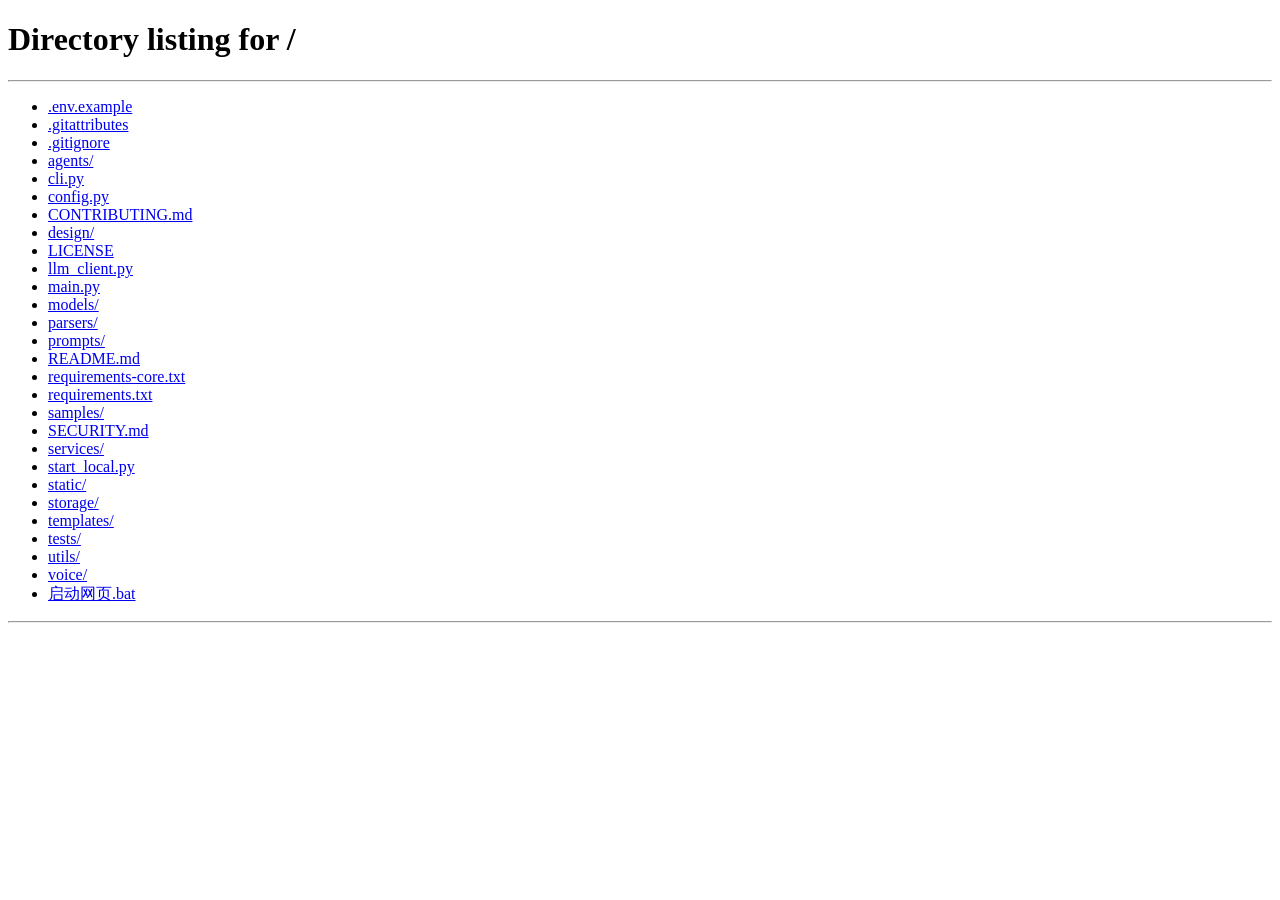
<file: static/background-preview.html>
<!doctype html>
<html lang="zh-CN">
<head>
  <meta charset="utf-8">
  <meta name="viewport" content="width=device-width, initial-scale=1">
  <meta http-equiv="refresh" content="0;url=/">
  <title>进入智能面试 Agent</title>
  <style>
    body { margin: 0; min-height: 100vh; display: grid; place-items: center; font-family: "Microsoft YaHei", sans-serif; color: #fff; background: linear-gradient(90deg, #09182bed, #09182b88), url('/static/assets/backgrounds/office-blue-hour-v1.png') center / cover; }
    main { padding: 32px; text-align: center; }
    h1 { font-size: 26px; margin: 0 0 18px; }
    p { color: #cad8eb; line-height: 1.8; }
    a { display: inline-block; padding: 13px 24px; border-radius: 9px; background: #245ae3; color: #fff; text-decoration: none; }
    a:focus-visible { outline: 3px solid #a5c3ff; outline-offset: 4px; }
  </style>
</head>
<body>
  <main>
    <h1>智能面试 Agent</h1>
    <p>正在进入真实办公主题的面试网页…</p>
    <a href="/">进入面试网页</a>
  </main>
  <script>window.location.replace("/");</script>
</body>
</html>
</file>
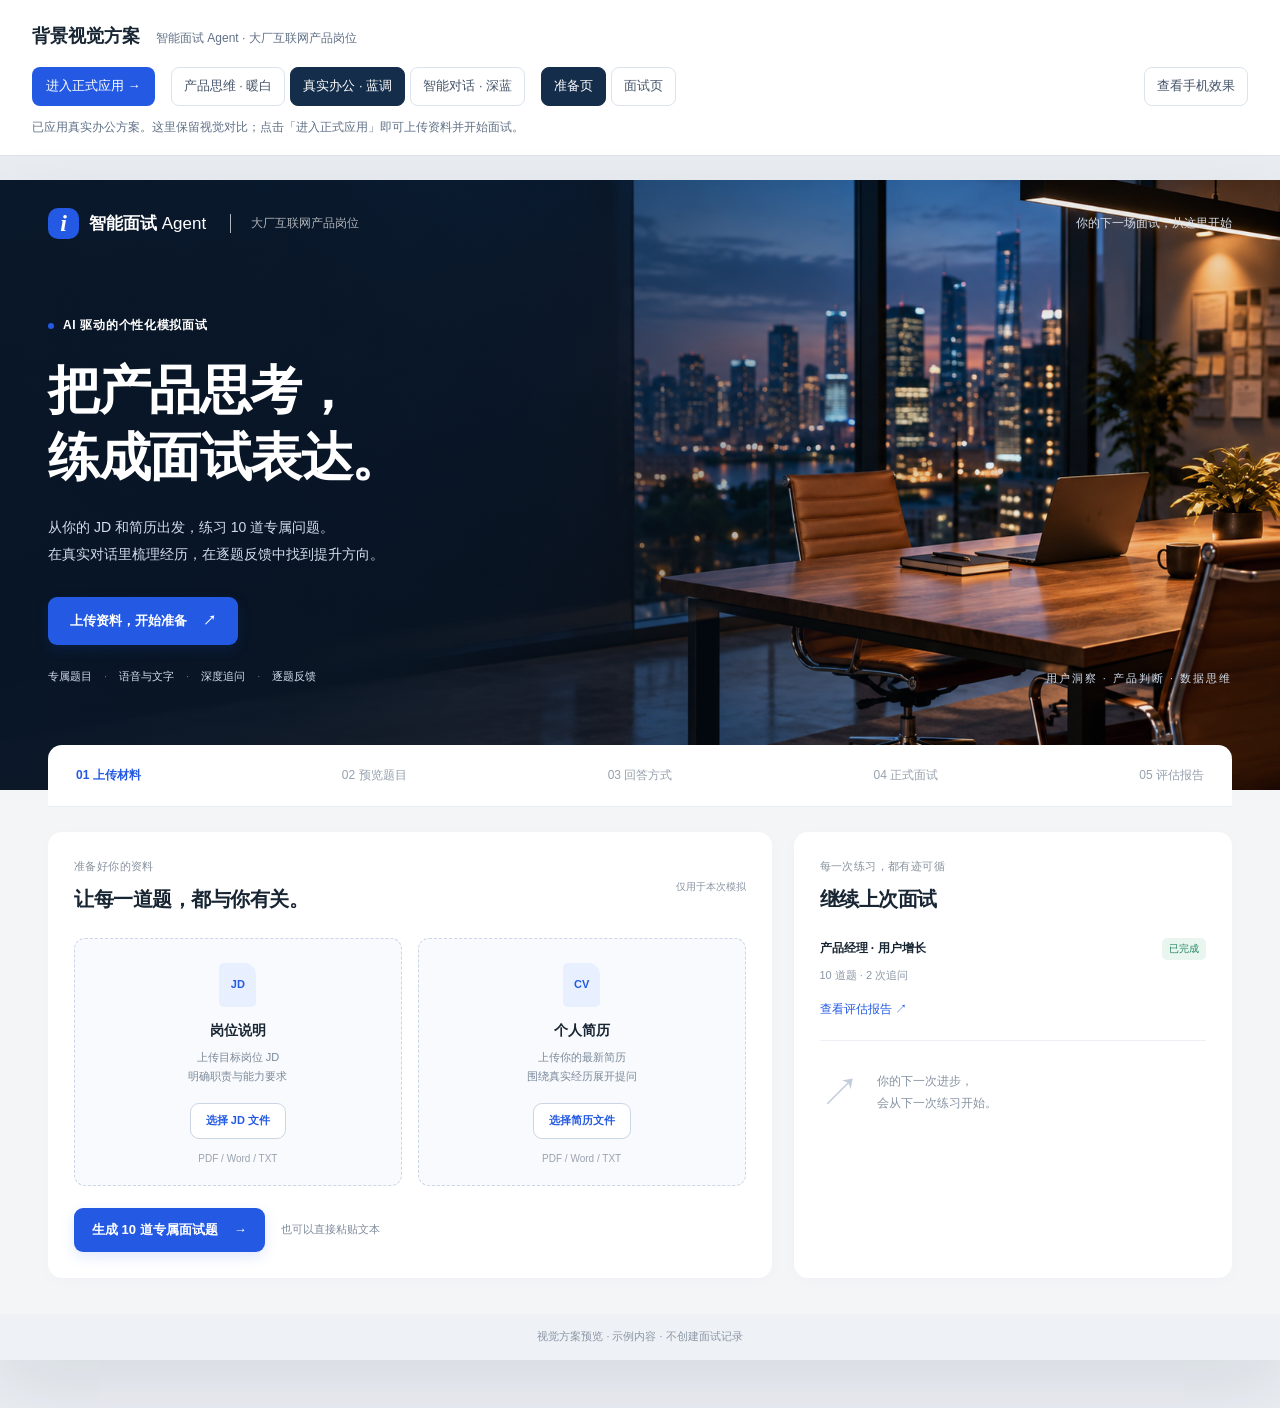
<file: static/design-gallery.html>
<!doctype html>
<html lang="zh-CN">
<head>
  <meta charset="utf-8">
  <meta name="viewport" content="width=device-width, initial-scale=1">
  <title>背景视觉方案 · 智能面试 Agent</title>
  <link rel="stylesheet" href="/static/background-preview.css?v=20261013-1">
</head>
<body>
  <header class="review-toolbar">
    <div class="review-title"><strong>背景视觉方案</strong><span>智能面试 Agent · 大厂互联网产品岗位</span></div>
    <div class="review-controls">
      <a class="gallery-app-link" href="/">进入正式应用 →</a>
      <div class="theme-picker" role="group" aria-label="背景方向">
        <button type="button" data-theme-choice="workbench" aria-pressed="false">产品思维 · 暖白</button>
        <button type="button" data-theme-choice="office" aria-pressed="true">真实办公 · 蓝调</button>
        <button type="button" data-theme-choice="dialogue" aria-pressed="false">智能对话 · 深蓝</button>
      </div>
      <div class="view-picker" role="group" aria-label="页面预览">
        <button type="button" data-view-choice="prepare" aria-pressed="true">准备页</button>
        <button type="button" data-view-choice="interview" aria-pressed="false">面试页</button>
      </div>
      <button class="device-toggle" type="button" aria-pressed="false">查看手机效果</button>
    </div>
    <p id="direction-description" class="direction-description">已应用真实办公方案。这里保留视觉对比；点击「进入正式应用」即可上传资料并开始面试。</p>
  </header>

  <main id="design-stage" class="design-stage" data-theme="office" data-view="prepare">
    <section class="prepare-view" aria-label="面试准备页方案">
      <div class="hero">
        <div class="hero-shade"></div>
        <header class="product-header">
          <a class="product-brand" href="/" aria-label="返回当前面试网页"><span class="brand-symbol" aria-hidden="true">i</span><span>智能面试 <b>Agent</b></span></a>
          <span class="product-category">大厂互联网产品岗位</span>
          <span class="product-meta">你的下一场面试，从这里开始</span>
        </header>
        <div class="hero-content">
          <p class="hero-kicker"><span></span> AI 驱动的个性化模拟面试</p>
          <h1>把产品思考，<br>练成面试表达。</h1>
          <p class="hero-description">从你的 JD 和简历出发，练习 10 道专属问题。<br>在真实对话里梳理经历，在逐题反馈中找到提升方向。</p>
          <button class="product-button primary hero-action" type="button">上传资料，开始准备 <span aria-hidden="true">↗</span></button>
          <div class="hero-features"><span>专属题目</span><span>语音与文字</span><span>深度追问</span><span>逐题反馈</span></div>
        </div>
        <p class="image-caption">用户洞察 · 产品判断 · 数据思维</p>
      </div>
      <div class="preparation-body">
        <div class="workflow" aria-label="面试流程"><span class="current">01 上传材料</span><span>02 预览题目</span><span>03 回答方式</span><span>04 正式面试</span><span>05 评估报告</span></div>
        <div class="preparation-grid">
          <section class="materials-panel">
            <div class="panel-heading"><div><p class="small-kicker">准备好你的资料</p><h2>让每一道题，都与你有关。</h2></div><span class="privacy-note">仅用于本次模拟</span></div>
            <div class="upload-grid">
              <div class="upload-zone"><span class="upload-symbol" aria-hidden="true">JD</span><h3>岗位说明</h3><p>上传目标岗位 JD<br>明确职责与能力要求</p><button type="button" class="product-button secondary preview-action">选择 JD 文件</button><small>PDF / Word / TXT</small></div>
              <div class="upload-zone"><span class="upload-symbol" aria-hidden="true">CV</span><h3>个人简历</h3><p>上传你的最新简历<br>围绕真实经历展开提问</p><button type="button" class="product-button secondary preview-action">选择简历文件</button><small>PDF / Word / TXT</small></div>
            </div>
            <div class="materials-actions"><button type="button" class="product-button primary preview-action">生成 10 道专属面试题 <span aria-hidden="true">→</span></button><span>也可以直接粘贴文本</span></div>
          </section>
          <aside class="history-panel"><p class="small-kicker">每一次练习，都有迹可循</p><h2>继续上次面试</h2><div class="history-example"><div class="history-topline"><span>产品经理 · 用户增长</span><span class="history-status">已完成</span></div><p>10 道题 · 2 次追问</p><button type="button" class="text-button preview-action">查看评估报告 <span aria-hidden="true">↗</span></button></div><div class="history-empty"><span class="history-empty-mark" aria-hidden="true">↗</span><p>你的下一次进步，<br>会从下一次练习开始。</p></div></aside>
        </div>
      </div>
    </section>

    <section class="interview-view" aria-label="正式面试页方案" hidden>
      <div class="interview-backdrop"></div>
      <div class="interview-tint"></div>
      <header class="product-header interview-product-header"><a class="product-brand" href="/"><span class="brand-symbol" aria-hidden="true">i</span><span>智能面试 <b>Agent</b></span></a><span class="product-category">产品经理 · 模拟面试</span><span class="interview-save">本题回答持续保留</span></header>
      <div class="interview-heading"><div><p class="small-kicker">专注这一刻的表达</p><h1>第 3 / 10 题 · 项目深挖</h1><p>结合真实案例，讲清你的判断、行动与结果。</p></div><span class="interview-mode">语音回答</span></div>
      <div class="interview-grid">
        <aside class="progress-panel"><div class="progress-heading"><h2>题目进度</h2><span>已答 2 / 10</span></div><div class="question-progress"><button class="question-row answered" type="button"><span>01</span><div>自我介绍<small>已完成</small></div><b>✓</b></button><button class="question-row answered" type="button"><span>02</span><div>项目深挖<small>已完成 · 1 次追问</small></div><b>✓</b></button><button class="question-row current" type="button"><span>03</span><div>项目深挖<small>正在回答</small></div><b>●</b></button><button class="question-row" type="button"><span>04</span><div>产品 Case<small>待作答</small></div></button><button class="question-row" type="button"><span>05</span><div>数据分析<small>待作答</small></div></button><button class="question-row" type="button"><span>06</span><div>行为面试<small>待作答</small></div></button></div><p class="progress-note">面试官会根据回答展开追问。</p></aside>
        <div class="conversation-panel">
          <section class="question-panel"><div class="conversation-label"><span><span class="speaker-avatar" aria-hidden="true">AI</span>面试官 · 项目深挖</span><span class="speech-label">已播报</span></div><h2>请分享一次你通过用户研究，<br class="desktop-break">推动产品方案调整的经历。</h2><p>你是如何发现问题、做出取舍，并验证方案效果的？</p><button class="text-button replay-preview" type="button">▶ 重播问题</button></section>
          <section class="answer-panel"><div class="answer-label"><span>你的回答</span><span class="recording-badge"><i></i>录音中 <b id="preview-countdown">01:26</b></span></div><p class="answer-text">在我负责的商家工具项目中，我们最初判断使用率低是因为功能入口不够明显。但访谈了 12 位商家后，我发现真正的问题是：他们并不清楚数据指标能帮助自己做出什么决策。<br><br>因此，我把方案从“增加入口曝光”调整为“围绕经营任务组织数据”，并优先验证了商品诊断这一场景<span class="typing-cursor" aria-hidden="true"></span></p><div class="answer-footer"><span>正在持续转写，之前的内容会保留</span><span>最长 2 分钟</span></div></section>
          <div class="interview-actions"><button class="product-button stop-button" type="button" id="preview-stop">■ 停止录音</button><button class="product-button primary preview-action" type="button">提交回答 →</button><button class="product-button subtle preview-action" type="button">重答本题</button><button class="product-button subtle preview-action" type="button">跳过</button></div>
        </div>
      </div>
    </section>
    <p class="preview-notice" role="status" aria-live="polite">视觉方案预览 · 示例内容 · 不创建面试记录</p>
  </main>
  <script src="/static/background-preview.js?v=20261013-1"></script>
</body>
</html>
</file>
<file: static/background-preview.css>
* { box-sizing: border-box; }
html { color-scheme: light; }
body { margin: 0; background: #e9ecf1; color: #182533; font-family: "Microsoft YaHei", "PingFang SC", sans-serif; line-height: 1.6; }
button, a { -webkit-tap-highlight-color: transparent; }
button { font: inherit; cursor: pointer; }
button:focus-visible, a:focus-visible { outline: 3px solid #80a8ff; outline-offset: 4px; }
button:hover { filter: brightness(.97); }
button:active { transform: translateY(1px); }
button:disabled { cursor: default; }
[hidden] { display: none !important; }
.review-toolbar { padding: 22px 32px 18px; background: #fff; border-bottom: 1px solid #dce1e8; }
.review-title { display: flex; align-items: baseline; gap: 16px; flex-wrap: wrap; }
.review-title strong { font-size: 18px; }
.review-title span, .direction-description { font-size: 12px; color: #607086; }
.review-controls { display: flex; gap: 16px; align-items: center; flex-wrap: wrap; margin-top: 16px; }
.theme-picker, .view-picker { display: flex; gap: 5px; flex-wrap: wrap; }
.review-controls button { border: 1px solid #dce3ec; border-radius: 8px; padding: 8px 12px; font-size: 13px; background: #fff; color: #45546a; }
.review-controls button[aria-pressed="true"] { background: #142d4a; color: #fff; border-color: #142d4a; }
.review-controls .device-toggle { margin-left: auto; }
.gallery-app-link { display: inline-flex; align-items: center; min-height: 39px; padding: 8px 14px; border-radius: 8px; background: #245ae3; color: #fff; text-decoration: none; font-size: 13px; }
.direction-description { margin: 12px 0 0; max-width: 1000px; }
.design-stage { --accent: #245ae3; --paper: #f5f5f1; --image: url('/static/assets/backgrounds/product-workbench-v1.png'); --hero-ink: #182633; --hero-muted: #58687a; --hero-mask: linear-gradient(90deg, rgba(248,247,241,.98) 0%, rgba(248,247,241,.85) 35%, rgba(248,247,241,.08) 68%, transparent 100%); max-width: 1440px; margin: 24px auto 48px; background: var(--paper); box-shadow: 0 24px 65px #11203614; overflow: hidden; }
.design-stage[data-theme="office"] { --image: url('/static/assets/backgrounds/office-blue-hour-v1.png'); --hero-ink: #fff; --hero-muted: #d2ddec; --hero-mask: linear-gradient(90deg, rgba(8,23,41,.82) 0%, rgba(8,23,41,.55) 40%, rgba(8,23,41,.06) 75%); --paper: #f3f5f7; }
.design-stage[data-theme="dialogue"] { --image: url('/static/assets/backgrounds/ai-dialogue-navy-v1.png'); --hero-ink: #fff; --hero-muted: #b6c8e1; --hero-mask: linear-gradient(90deg, rgba(6,17,37,.65) 0%, rgba(6,17,37,.26) 45%, transparent 70%); --paper: #f1f4f9; }
.hero { position: relative; min-height: 590px; background-image: var(--image); background-size: cover; background-position: center; color: var(--hero-ink); }
.hero-shade { position: absolute; inset: 0; background: var(--hero-mask); pointer-events: none; }
.product-header { position: relative; z-index: 1; display: flex; align-items: center; gap: 24px; padding: 28px 48px; }
.product-brand { display: inline-flex; align-items: center; gap: 10px; color: inherit; text-decoration: none; font-size: 17px; font-weight: 700; white-space: nowrap; }
.product-brand b { font-weight: 500; }
.brand-symbol { display: inline-flex; width: 31px; height: 31px; align-items: center; justify-content: center; border-radius: 10px; background: var(--accent); color: #fff; font: italic 700 24px Georgia, serif; }
.product-category { padding-left: 20px; border-left: 1px solid currentColor; opacity: .68; font-size: 12px; }
.product-meta { margin-left: auto; font-size: 12px; color: var(--hero-muted); }
.hero-content { position: relative; z-index: 1; padding: 49px 48px 104px; max-width: 760px; }
.hero-kicker { display: flex; gap: 9px; align-items: center; margin: 0 0 22px; font-size: 12px; font-weight: 600; letter-spacing: .7px; }
.hero-kicker span { width: 6px; height: 6px; border-radius: 50%; background: var(--accent); }
.hero h1 { margin: 0 0 24px; font-size: clamp(34px, 4.1vw, 58px); letter-spacing: -1.5px; line-height: 1.27; font-weight: 800; }
.hero-description { margin: 0; font-size: 14px; line-height: 1.9; color: var(--hero-muted); }
.product-button { display: inline-flex; align-items: center; justify-content: center; gap: 16px; border: 0; border-radius: 9px; padding: 12px 18px; min-height: 44px; font-size: 13px; font-weight: 600; }
.product-button.primary { background: var(--accent); color: #fff; box-shadow: 0 5px 14px #245ae322; }
.product-button.secondary { background: #fff; border: 1px solid #cbd6e5; color: #245ae3; }
.product-button.subtle { background: #edf1f7; color: #526278; }
.hero-action { margin-top: 29px; padding: 14px 22px; }
.hero-features { display: flex; gap: 0; margin-top: 23px; color: var(--hero-muted); font-size: 11px; }
.hero-features span + span::before { content: '·'; margin: 0 12px; opacity: .45; }
.image-caption { position: absolute; bottom: 91px; right: 48px; font-size: 11px; letter-spacing: 2px; color: var(--hero-muted); }
.preparation-body { position: relative; padding: 0 48px 36px; margin-top: -45px; z-index: 2; }
.workflow { display: flex; align-items: center; justify-content: space-between; gap: 20px; padding: 21px 28px; border-radius: 14px 14px 0 0; background: #fff; border-bottom: 1px solid #e8edf2; color: #96a0ad; font-size: 12px; }
.workflow .current { color: #245ae3; font-weight: 700; }
.preparation-grid { display: grid; grid-template-columns: minmax(0, 1.65fr) minmax(240px, 1fr); gap: 22px; padding: 25px 0 0; }
.materials-panel, .history-panel { padding: 26px; border-radius: 14px; background: #fff; box-shadow: 0 3px 16px #24384f05; }
.panel-heading { display: flex; align-items: center; justify-content: space-between; gap: 16px; }
.small-kicker { margin: 0 0 7px; font-size: 11px; color: #87919e; letter-spacing: .4px; }
.panel-heading h2, .history-panel h2 { margin: 0; font-size: 20px; letter-spacing: -.5px; }
.privacy-note { font-size: 10px; color: #8994a3; white-space: nowrap; }
.upload-grid { display: grid; grid-template-columns: 1fr 1fr; gap: 16px; margin-top: 23px; }
.upload-zone { padding: 24px 16px 18px; text-align: center; background: #f8fafd; border: 1px dashed #cbd6e7; border-radius: 11px; }
.upload-symbol { display: inline-flex; width: 37px; height: 44px; border-radius: 5px 12px 5px 5px; align-items: center; justify-content: center; background: #e8efff; color: #245ae3; font-size: 11px; font-weight: 700; }
.upload-zone h3 { font-size: 14px; margin: 12px 0 7px; }
.upload-zone p { color: #7a8899; font-size: 11px; line-height: 1.7; margin: 0 0 17px; }
.upload-zone .product-button { min-height: 36px; padding: 8px 15px; font-size: 11px; }
.upload-zone small { display: block; margin-top: 12px; color: #99a3af; font-size: 10px; }
.materials-actions { margin-top: 22px; display: flex; align-items: center; gap: 16px; flex-wrap: wrap; }
.materials-actions > span { color: #7f8c9c; font-size: 11px; }
.history-example { margin-top: 23px; padding-bottom: 19px; border-bottom: 1px solid #edf0f4; }
.history-topline { display: flex; align-items: center; justify-content: space-between; gap: 12px; font-size: 12px; font-weight: 600; }
.history-status { color: #218362; background: #e9f6f0; padding: 3px 7px; border-radius: 5px; font-size: 10px; font-weight: 400; white-space: nowrap; }
.history-example p { margin: 7px 0 11px; color: #8b96a5; font-size: 11px; }
.text-button { background: none; border: 0; padding: 0; color: var(--accent); font-size: 12px; }
.history-empty { display: flex; gap: 17px; align-items: center; padding-top: 24px; }
.history-empty-mark { font: 40px Georgia, serif; color: #c3ccdb; }
.history-empty p { margin: 0; color: #8592a2; font-size: 12px; line-height: 1.8; }
.preview-notice { text-align: center; margin: 0; padding: 14px 16px; font-size: 11px; color: #8c97a6; background: #eef1f5; }
.interview-view { position: relative; min-height: 960px; background: #ebeff3; isolation: isolate; }
.interview-backdrop { position: absolute; inset: 0; z-index: -2; background-image: var(--image); background-position: right top; background-size: cover; }
.interview-tint { position: absolute; inset: 0; z-index: -1; background: linear-gradient(100deg, rgba(246,247,243,.95) 0%, rgba(246,247,243,.76) 63%, rgba(246,247,243,.57) 100%); }
.interview-product-header { color: #203045; border-bottom: 1px solid #cbd3dc77; }
.interview-save { margin-left: auto; font-size: 11px; color: #697d93; }
.interview-heading { display: flex; align-items: center; justify-content: space-between; padding: 34px 48px 25px; color: #1a2c40; }
.interview-heading h1 { margin: 0 0 8px; font-size: 27px; letter-spacing: -.8px; }
.interview-heading p:last-child { margin: 0; font-size: 12px; color: #6f7f91; }
.interview-mode { padding: 6px 12px; border: 1px solid #acbacb; border-radius: 30px; font-size: 11px; white-space: nowrap; }
.interview-grid { display: grid; grid-template-columns: 240px minmax(0,1fr); gap: 24px; padding: 0 48px 42px; }
.progress-panel { align-self: start; padding: 22px 17px; border-radius: 13px; background: #ffffffd9; border: 1px solid #fff; }
.progress-heading { display: flex; justify-content: space-between; align-items: baseline; gap: 12px; margin-bottom: 16px; }
.progress-heading h2 { font-size: 14px; margin: 0; }
.progress-heading > span { font-size: 10px; color: #8290a2; }
.question-progress { display: flex; flex-direction: column; gap: 7px; }
.question-row { width: 100%; display: flex; align-items: center; gap: 12px; border: none; text-align: left; background: transparent; color: #8592a2; padding: 11px 10px; border-radius: 8px; }
.question-row > span { font-size: 11px; font-weight: 700; }
.question-row div { font-size: 12px; }
.question-row small { display: block; color: #8c99a9; font-size: 10px; margin-top: 3px; }
.question-row b { margin-left: auto; font-size: 11px; }
.question-row.answered { color: #58866e; }
.question-row.current { color: #245ae3; background: #eaf0ff; }
.question-row.current small { color: #6687c0; }
.progress-note { margin: 22px 0 0; color: #8a98a9; font-size: 10px; border-top: 1px solid #e4e9f0; padding-top: 13px; }
.question-panel, .answer-panel { background: #fff; border-radius: 13px; padding: 26px 30px; margin-bottom: 16px; box-shadow: 0 4px 18px #10253b05; }
.question-panel { background: #f5f8ff; border: 1px solid #e0e8f7; }
.conversation-label, .answer-label { display: flex; align-items: center; justify-content: space-between; gap: 14px; font-size: 11px; color: #6d829e; }
.conversation-label > span:first-child { display: flex; align-items: center; gap: 10px; }
.speaker-avatar { width: 28px; height: 28px; border-radius: 8px; display: inline-flex; align-items: center; justify-content: center; background: #dae6ff; color: #245ae3; font-size: 10px; font-weight: 700; }
.speech-label { color: #689781; }
.question-panel h2 { margin: 22px 0 12px; color: #192c42; font-size: clamp(20px,2.1vw,28px); line-height: 1.55; font-weight: 650; letter-spacing: -.5px; }
.question-panel > p { color: #526980; font-size: 14px; line-height: 1.75; margin: 0 0 22px; }
.replay-preview { font-size: 11px; }
.answer-label { color: #778599; }
.recording-badge { display: flex; align-items: center; gap: 7px; color: #b35a3e; font-size: 11px; }
.recording-badge i { width: 6px; height: 6px; border-radius: 50%; background: #c75c40; }
.recording-badge b { font-weight: 600; font-variant-numeric: tabular-nums; font-size: 14px; margin-left: 4px; }
.answer-text { margin: 22px 0 27px; line-height: 1.95; font-size: 14px; color: #273f55; }
.typing-cursor { display: inline-block; height: 17px; border-right: 2px solid #245ae3; margin-left: 3px; vertical-align: middle; }
.answer-footer { display: flex; justify-content: space-between; gap: 12px; font-size: 10px; color: #95a0ae; border-top: 1px solid #eef1f5; padding-top: 13px; }
.interview-actions { display: flex; gap: 10px; flex-wrap: wrap; }
.stop-button { background: #fff0e9; color: #ac5a3d; }
.design-stage[data-theme="office"] .interview-tint, .design-stage[data-theme="dialogue"] .interview-tint { background: linear-gradient(100deg, #09182be8 0%, #0b1e35c9 65%, #09182b77 100%); }
.design-stage[data-theme="office"] .interview-product-header, .design-stage[data-theme="dialogue"] .interview-product-header,
.design-stage[data-theme="office"] .interview-heading, .design-stage[data-theme="dialogue"] .interview-heading { color: #f4f7fb; }
.design-stage[data-theme="office"] .interview-heading p, .design-stage[data-theme="dialogue"] .interview-heading p,
.design-stage[data-theme="office"] .interview-save, .design-stage[data-theme="dialogue"] .interview-save { color: #b3c1d3; }
.design-stage[data-theme="office"] .progress-panel, .design-stage[data-theme="dialogue"] .progress-panel { background: #112640ec; border-color: #36506c66; color: #e2eaf5; }
.design-stage[data-theme="office"] .question-row.answered, .design-stage[data-theme="dialogue"] .question-row.answered { color: #a2cabb; }
.design-stage[data-theme="office"] .question-row.current, .design-stage[data-theme="dialogue"] .question-row.current { color: #d6e4ff; background: #29496ccc; }
.design-stage[data-theme="office"] .question-row.current small, .design-stage[data-theme="dialogue"] .question-row.current small { color: #9bb6db; }
.design-stage[data-theme="office"] .progress-note, .design-stage[data-theme="dialogue"] .progress-note { border-top-color: #44607966; }
.design-stage.phone-preview { max-width: 420px; }
.design-stage.phone-preview .product-header { padding: 23px 24px; gap: 10px; flex-wrap: wrap; }
.design-stage.phone-preview .product-category { border: 0; padding-left: 0; width: 100%; margin-left: 41px; margin-top: -8px; font-size: 10px; }
.design-stage.phone-preview .product-meta, .design-stage.phone-preview .interview-save { display: none; }
.design-stage.phone-preview .hero { min-height: 635px; background-position: 65% center; background-size: auto 635px; }
.design-stage.phone-preview .hero-shade { background: linear-gradient(180deg, #f8f7f1ed 0%, #f8f7f1de 38%, #f8f7f126 68%, #f8f7f100 100%); }
.design-stage.phone-preview[data-theme="office"] .hero-shade, .design-stage.phone-preview[data-theme="dialogue"] .hero-shade { background: linear-gradient(180deg, #09182be8 0%, #09182bb8 40%, #09182b33 72%, #09182b33 100%); }
.design-stage.phone-preview .hero-content { padding: 28px 24px 170px; }
.design-stage.phone-preview .hero h1 { font-size: 36px; letter-spacing: -1px; }
.design-stage.phone-preview .hero-description { font-size: 12px; }
.design-stage.phone-preview .hero-description br { display: none; }
.design-stage.phone-preview .hero-features { font-size: 10px; }
.design-stage.phone-preview .hero-features span + span::before { margin: 0 7px; }
.design-stage.phone-preview .image-caption { bottom: 69px; right: 24px; font-size: 9px; letter-spacing: 1px; }
.design-stage.phone-preview .preparation-body { padding: 0 16px 24px; margin-top: -25px; }
.design-stage.phone-preview .workflow { padding: 15px 18px; }
.design-stage.phone-preview .workflow span:not(.current) { display: none; }
.design-stage.phone-preview .preparation-grid { grid-template-columns: 1fr; padding-top: 14px; gap: 14px; }
.design-stage.phone-preview .materials-panel, .design-stage.phone-preview .history-panel { padding: 22px 19px; }
.design-stage.phone-preview .panel-heading h2 { font-size: 18px; }
.design-stage.phone-preview .privacy-note { display: none; }
.design-stage.phone-preview .upload-grid { grid-template-columns: 1fr; }
.design-stage.phone-preview .materials-actions .product-button { width: 100%; }
.design-stage.phone-preview .interview-heading { padding: 23px 24px; align-items: start; }
.design-stage.phone-preview .interview-heading h1 { font-size: 22px; }
.design-stage.phone-preview .interview-mode { display: none; }
.design-stage.phone-preview .interview-grid { grid-template-columns: 1fr; padding: 0 16px 28px; gap: 16px; }
.design-stage.phone-preview .progress-panel { padding: 14px; }
.design-stage.phone-preview .progress-heading { margin-bottom: 10px; }
.design-stage.phone-preview .question-progress { flex-direction: row; flex-wrap: wrap; gap: 5px; }
.design-stage.phone-preview .question-row { padding: 9px 8px; width: calc(33.333% - 4px); gap: 5px; }
.design-stage.phone-preview .question-row small, .design-stage.phone-preview .question-row b, .design-stage.phone-preview .progress-note { display: none; }
.design-stage.phone-preview .question-row div { font-size: 10px; }
.design-stage.phone-preview .question-panel, .design-stage.phone-preview .answer-panel { padding: 22px 20px; }
.design-stage.phone-preview .question-panel h2 { font-size: 20px; }
.design-stage.phone-preview .desktop-break { display: none; }
.design-stage.phone-preview .answer-footer { flex-wrap: wrap; }
.design-stage.phone-preview .interview-actions .stop-button, .design-stage.phone-preview .interview-actions .primary { width: calc(50% - 5px); }
@media (max-width: 900px) {
  .review-toolbar { padding: 18px 20px; }
  .review-controls { gap: 12px; }
  .review-controls .device-toggle { margin-left: 0; }
  .design-stage { margin: 16px 16px 32px; }
  .product-header { padding: 24px 32px; }
  .product-meta { display: none; }
  .hero-content { padding-left: 32px; padding-right: 32px; }
  .preparation-body { padding-left: 24px; padding-right: 24px; }
  .workflow { gap: 10px; font-size: 10px; padding: 19px; }
  .preparation-grid { grid-template-columns: minmax(0, 1.4fr) minmax(210px, 1fr); gap: 16px; }
  .materials-panel, .history-panel { padding: 22px; }
  .privacy-note { display: none; }
  .interview-heading { padding: 28px 32px; }
  .interview-grid { padding-left: 24px; padding-right: 24px; grid-template-columns: 190px minmax(0,1fr); gap: 16px; }
}
@media (max-width: 620px) {
  .review-title span { font-size: 11px; }
  .theme-picker button { font-size: 11px; padding: 8px 9px; }
  .review-controls .device-toggle { display: none; }
  .design-stage { margin: 16px 10px 30px; }
  .product-header { padding: 22px 24px; gap: 10px; flex-wrap: wrap; }
  .product-category { width: 100%; border: 0; padding-left: 0; margin: -8px 0 0 41px; font-size: 10px; }
  .hero { min-height: 620px; background-position: 65% center; background-size: auto 620px; }
  .hero-shade { background: linear-gradient(180deg, #f8f7f1ed 0%, #f8f7f1de 38%, #f8f7f126 68%, #f8f7f100 100%); }
  .design-stage[data-theme="office"] .hero-shade, .design-stage[data-theme="dialogue"] .hero-shade { background: linear-gradient(180deg, #09182be8 0%, #09182bb8 40%, #09182b33 72%, #09182b33 100%); }
  .hero-content { padding: 28px 24px 170px; }
  .hero h1 { font-size: 35px; }
  .hero-description { font-size: 12px; }
  .hero-description br { display: none; }
  .hero-features { font-size: 10px; }
  .hero-features span + span::before { margin: 0 6px; }
  .image-caption { right: 24px; bottom: 67px; font-size: 9px; letter-spacing: 1px; }
  .preparation-body { padding: 0 16px 24px; margin-top: -25px; }
  .workflow { padding: 15px 18px; }
  .workflow span:not(.current) { display: none; }
  .preparation-grid { grid-template-columns: 1fr; gap: 14px; padding-top: 14px; }
  .panel-heading h2 { font-size: 18px; }
  .upload-grid { grid-template-columns: 1fr; }
  .materials-actions .product-button { width: 100%; }
  .interview-save { display: none; }
  .interview-heading { padding: 23px 24px; }
  .interview-heading h1 { font-size: 22px; }
  .interview-mode { display: none; }
  .interview-grid { grid-template-columns: 1fr; padding: 0 16px 28px; gap: 16px; }
  .progress-panel { padding: 14px; }
  .progress-heading { margin-bottom: 10px; }
  .question-progress { flex-direction: row; flex-wrap: wrap; gap: 5px; }
  .question-row { padding: 9px 8px; width: calc(33.333% - 4px); gap: 5px; }
  .question-row small, .question-row b, .progress-note { display: none; }
  .question-row div { font-size: 10px; }
  .question-panel, .answer-panel { padding: 22px 20px; }
  .question-panel h2 { font-size: 20px; }
  .desktop-break { display: none; }
  .answer-footer { flex-wrap: wrap; }
  .interview-actions .stop-button, .interview-actions .primary { width: calc(50% - 5px); }
}
</file>
